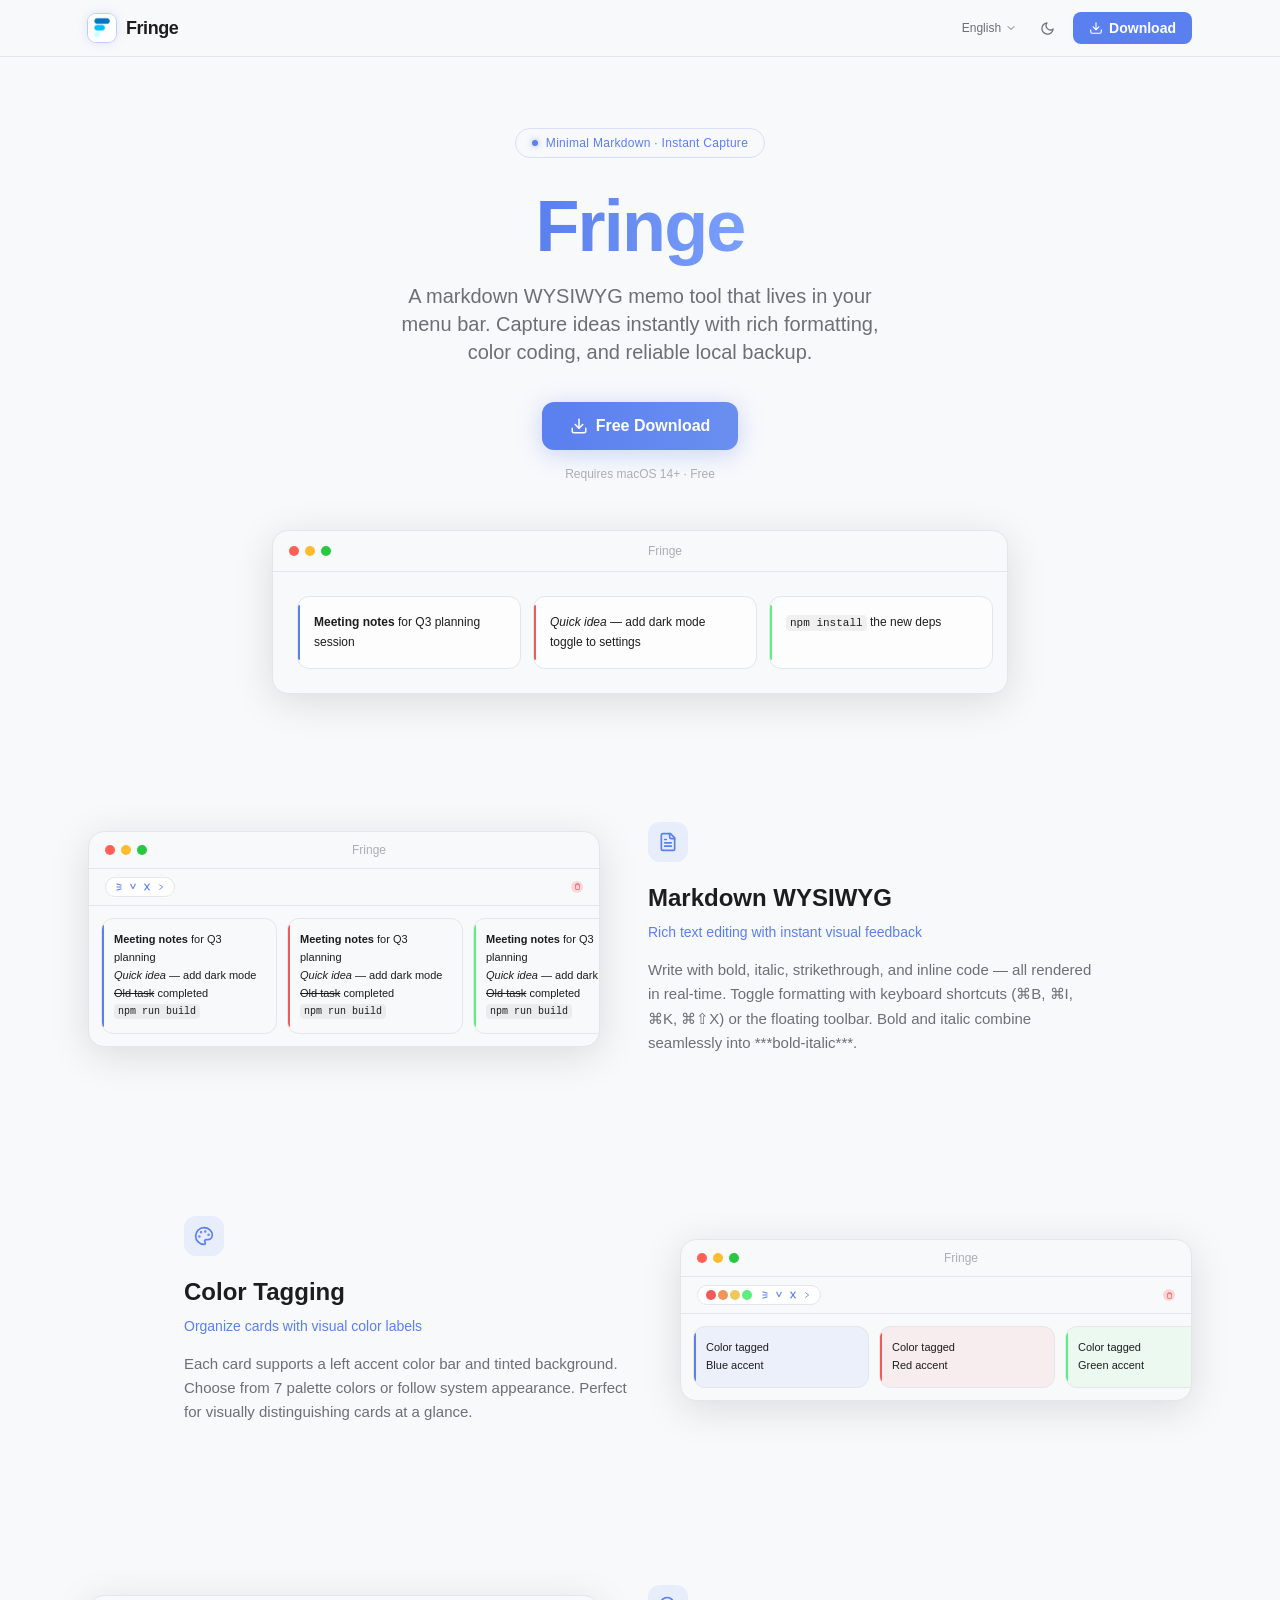
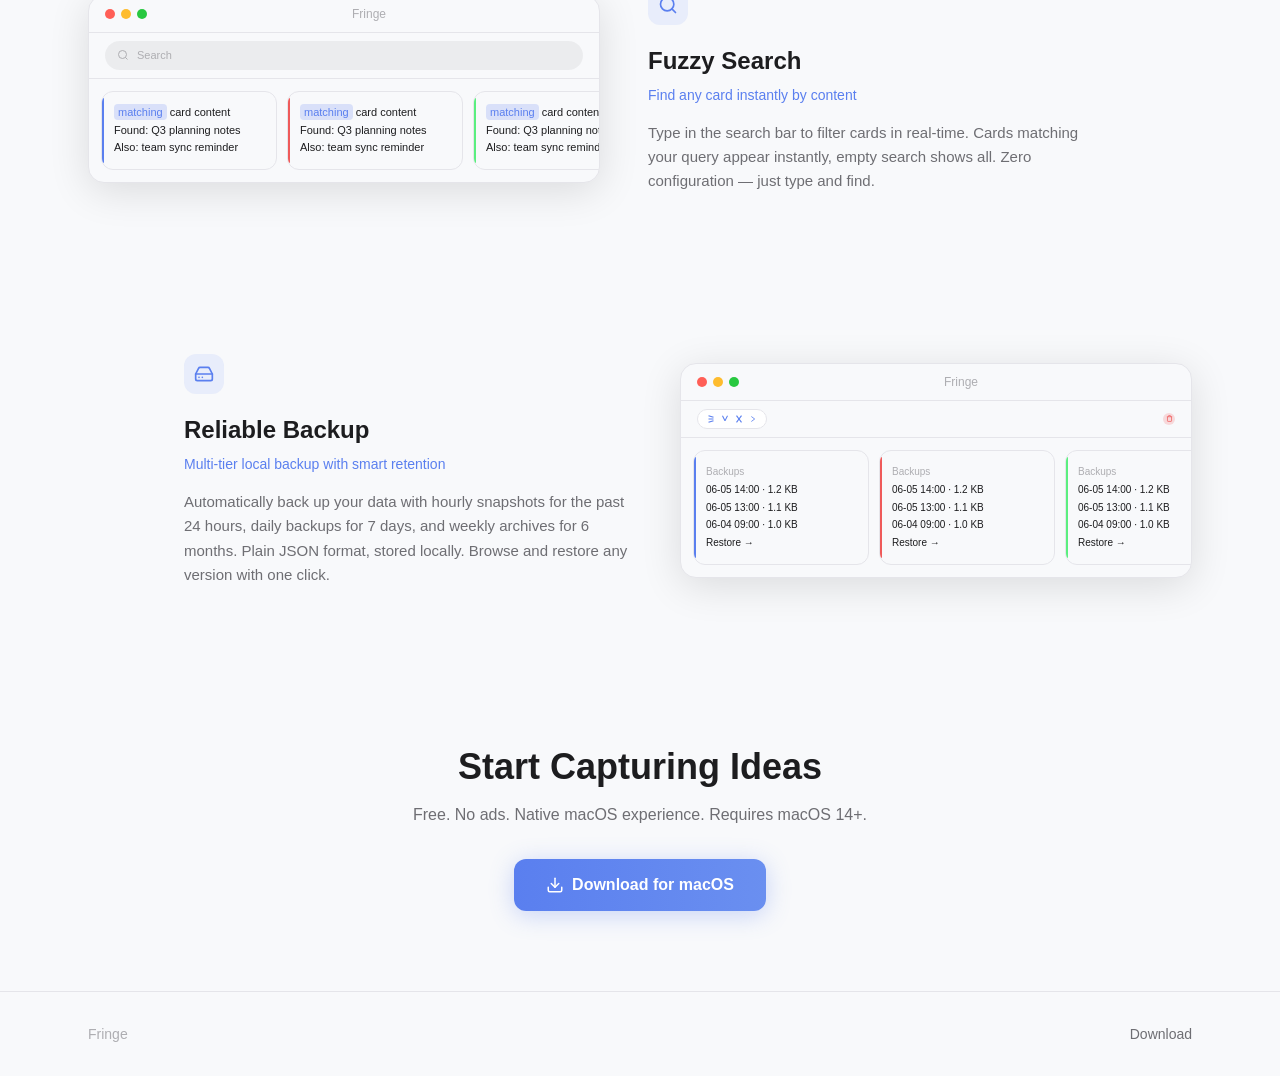
<file: docs/index.html>
<!DOCTYPE html>
<html lang="zh-Hans" class="dark">
<head>
  <meta charset="UTF-8" />
  <meta name="viewport" content="width=device-width, initial-scale=1.0" />
  <title>Fringe — Minimal Markdown Memo</title>
  <link rel="preconnect" href="https://fonts.googleapis.com" />
  <script type="module" crossorigin src="./assets/index-ohugbC5D.js"></script>
  <link rel="stylesheet" crossorigin href="./assets/index-Cnr79UY8.css">
</head>
<body>
  <div id="root"></div>
</body>
</html>
</file>
<file: docs/assets/index-Cnr79UY8.css>
*,:before,:after{--tw-border-spacing-x: 0;--tw-border-spacing-y: 0;--tw-translate-x: 0;--tw-translate-y: 0;--tw-rotate: 0;--tw-skew-x: 0;--tw-skew-y: 0;--tw-scale-x: 1;--tw-scale-y: 1;--tw-pan-x: ;--tw-pan-y: ;--tw-pinch-zoom: ;--tw-scroll-snap-strictness: proximity;--tw-gradient-from-position: ;--tw-gradient-via-position: ;--tw-gradient-to-position: ;--tw-ordinal: ;--tw-slashed-zero: ;--tw-numeric-figure: ;--tw-numeric-spacing: ;--tw-numeric-fraction: ;--tw-ring-inset: ;--tw-ring-offset-width: 0px;--tw-ring-offset-color: #fff;--tw-ring-color: rgb(59 130 246 / .5);--tw-ring-offset-shadow: 0 0 #0000;--tw-ring-shadow: 0 0 #0000;--tw-shadow: 0 0 #0000;--tw-shadow-colored: 0 0 #0000;--tw-blur: ;--tw-brightness: ;--tw-contrast: ;--tw-grayscale: ;--tw-hue-rotate: ;--tw-invert: ;--tw-saturate: ;--tw-sepia: ;--tw-drop-shadow: ;--tw-backdrop-blur: ;--tw-backdrop-brightness: ;--tw-backdrop-contrast: ;--tw-backdrop-grayscale: ;--tw-backdrop-hue-rotate: ;--tw-backdrop-invert: ;--tw-backdrop-opacity: ;--tw-backdrop-saturate: ;--tw-backdrop-sepia: ;--tw-contain-size: ;--tw-contain-layout: ;--tw-contain-paint: ;--tw-contain-style: }::backdrop{--tw-border-spacing-x: 0;--tw-border-spacing-y: 0;--tw-translate-x: 0;--tw-translate-y: 0;--tw-rotate: 0;--tw-skew-x: 0;--tw-skew-y: 0;--tw-scale-x: 1;--tw-scale-y: 1;--tw-pan-x: ;--tw-pan-y: ;--tw-pinch-zoom: ;--tw-scroll-snap-strictness: proximity;--tw-gradient-from-position: ;--tw-gradient-via-position: ;--tw-gradient-to-position: ;--tw-ordinal: ;--tw-slashed-zero: ;--tw-numeric-figure: ;--tw-numeric-spacing: ;--tw-numeric-fraction: ;--tw-ring-inset: ;--tw-ring-offset-width: 0px;--tw-ring-offset-color: #fff;--tw-ring-color: rgb(59 130 246 / .5);--tw-ring-offset-shadow: 0 0 #0000;--tw-ring-shadow: 0 0 #0000;--tw-shadow: 0 0 #0000;--tw-shadow-colored: 0 0 #0000;--tw-blur: ;--tw-brightness: ;--tw-contrast: ;--tw-grayscale: ;--tw-hue-rotate: ;--tw-invert: ;--tw-saturate: ;--tw-sepia: ;--tw-drop-shadow: ;--tw-backdrop-blur: ;--tw-backdrop-brightness: ;--tw-backdrop-contrast: ;--tw-backdrop-grayscale: ;--tw-backdrop-hue-rotate: ;--tw-backdrop-invert: ;--tw-backdrop-opacity: ;--tw-backdrop-saturate: ;--tw-backdrop-sepia: ;--tw-contain-size: ;--tw-contain-layout: ;--tw-contain-paint: ;--tw-contain-style: }*,:before,:after{box-sizing:border-box;border-width:0;border-style:solid;border-color:#e5e7eb}:before,:after{--tw-content: ""}html,:host{line-height:1.5;-webkit-text-size-adjust:100%;-moz-tab-size:4;-o-tab-size:4;tab-size:4;font-family:SF Pro Display,SF Pro Text,-apple-system,BlinkMacSystemFont,Helvetica Neue,sans-serif;font-feature-settings:normal;font-variation-settings:normal;-webkit-tap-highlight-color:transparent}body{margin:0;line-height:inherit}hr{height:0;color:inherit;border-top-width:1px}abbr:where([title]){-webkit-text-decoration:underline dotted;text-decoration:underline dotted}h1,h2,h3,h4,h5,h6{font-size:inherit;font-weight:inherit}a{color:inherit;text-decoration:inherit}b,strong{font-weight:bolder}code,kbd,samp,pre{font-family:ui-monospace,SFMono-Regular,Menlo,Monaco,Consolas,Liberation Mono,Courier New,monospace;font-feature-settings:normal;font-variation-settings:normal;font-size:1em}small{font-size:80%}sub,sup{font-size:75%;line-height:0;position:relative;vertical-align:baseline}sub{bottom:-.25em}sup{top:-.5em}table{text-indent:0;border-color:inherit;border-collapse:collapse}button,input,optgroup,select,textarea{font-family:inherit;font-feature-settings:inherit;font-variation-settings:inherit;font-size:100%;font-weight:inherit;line-height:inherit;letter-spacing:inherit;color:inherit;margin:0;padding:0}button,select{text-transform:none}button,input:where([type=button]),input:where([type=reset]),input:where([type=submit]){-webkit-appearance:button;background-color:transparent;background-image:none}:-moz-focusring{outline:auto}:-moz-ui-invalid{box-shadow:none}progress{vertical-align:baseline}::-webkit-inner-spin-button,::-webkit-outer-spin-button{height:auto}[type=search]{-webkit-appearance:textfield;outline-offset:-2px}::-webkit-search-decoration{-webkit-appearance:none}::-webkit-file-upload-button{-webkit-appearance:button;font:inherit}summary{display:list-item}blockquote,dl,dd,h1,h2,h3,h4,h5,h6,hr,figure,p,pre{margin:0}fieldset{margin:0;padding:0}legend{padding:0}ol,ul,menu{list-style:none;margin:0;padding:0}dialog{padding:0}textarea{resize:vertical}input::-moz-placeholder,textarea::-moz-placeholder{opacity:1;color:#9ca3af}input::placeholder,textarea::placeholder{opacity:1;color:#9ca3af}button,[role=button]{cursor:pointer}:disabled{cursor:default}img,svg,video,canvas,audio,iframe,embed,object{display:block;vertical-align:middle}img,video{max-width:100%;height:auto}[hidden]:where(:not([hidden=until-found])){display:none}.fixed{position:fixed}.absolute{position:absolute}.relative{position:relative}.bottom-1\.5{bottom:.375rem}.bottom-2{bottom:.5rem}.left-0{left:0}.right-0{right:0}.top-0{top:0}.top-1\.5{top:.375rem}.top-2{top:.5rem}.top-full{top:100%}.z-10{z-index:10}.z-50{z-index:50}.mx-auto{margin-left:auto;margin-right:auto}.mb-2{margin-bottom:.5rem}.mb-4{margin-bottom:1rem}.mb-5{margin-bottom:1.25rem}.mb-8{margin-bottom:2rem}.ml-1{margin-left:.25rem}.mr-1{margin-right:.25rem}.mt-1{margin-top:.25rem}.mt-12{margin-top:3rem}.mt-4{margin-top:1rem}.mt-5{margin-top:1.25rem}.mt-9{margin-top:2.25rem}.inline{display:inline}.flex{display:flex}.inline-flex{display:inline-flex}.h-1\.5{height:.375rem}.h-10{height:2.5rem}.h-14{height:3.5rem}.h-2\.5{height:.625rem}.h-3{height:.75rem}.h-7{height:1.75rem}.h-8{height:2rem}.min-h-screen{min-height:100vh}.w-0\.5{width:.125rem}.w-1\.5{width:.375rem}.w-10{width:2.5rem}.w-2\.5{width:.625rem}.w-3{width:.75rem}.w-44{width:11rem}.w-56{width:14rem}.w-8{width:2rem}.w-auto{width:auto}.w-full{width:100%}.min-w-\[120px\]{min-width:120px}.max-w-2xl{max-width:42rem}.max-w-3xl{max-width:48rem}.max-w-6xl{max-width:72rem}.max-w-lg{max-width:32rem}.max-w-md{max-width:28rem}.flex-1{flex:1 1 0%}.flex-shrink-0{flex-shrink:0}.rotate-180{--tw-rotate: 180deg;transform:translate(var(--tw-translate-x),var(--tw-translate-y)) rotate(var(--tw-rotate)) skew(var(--tw-skew-x)) skewY(var(--tw-skew-y)) scaleX(var(--tw-scale-x)) scaleY(var(--tw-scale-y))}.flex-col{flex-direction:column}.flex-wrap{flex-wrap:wrap}.items-center{align-items:center}.justify-center{justify-content:center}.justify-between{justify-content:space-between}.gap-0\.5{gap:.125rem}.gap-1{gap:.25rem}.gap-1\.5{gap:.375rem}.gap-12{gap:3rem}.gap-2{gap:.5rem}.gap-2\.5{gap:.625rem}.gap-3{gap:.75rem}.gap-4{gap:1rem}.gap-6{gap:1.5rem}.overflow-hidden{overflow:hidden}.overflow-x-auto{overflow-x:auto}.rounded{border-radius:.25rem}.rounded-2xl{border-radius:1rem}.rounded-full{border-radius:9999px}.rounded-lg{border-radius:.5rem}.rounded-md{border-radius:.375rem}.rounded-xl{border-radius:.75rem}.border{border-width:1px}.border-b{border-bottom-width:1px}.border-t{border-top-width:1px}.border-\[\#5A7FEF\]\/20{border-color:#5a7fef33}.border-\[\#e5e5ea\]{--tw-border-opacity: 1;border-color:rgb(229 229 234 / var(--tw-border-opacity, 1))}.bg-\[\#28c840\]{--tw-bg-opacity: 1;background-color:rgb(40 200 64 / var(--tw-bg-opacity, 1))}.bg-\[\#5A7FEF\]{--tw-bg-opacity: 1;background-color:rgb(90 127 239 / var(--tw-bg-opacity, 1))}.bg-\[\#5A7FEF\]\/10{background-color:#5a7fef1a}.bg-\[\#5A7FEF\]\/20{background-color:#5a7fef33}.bg-\[\#5AEF7F\]{--tw-bg-opacity: 1;background-color:rgb(90 239 127 / var(--tw-bg-opacity, 1))}.bg-\[\#EF5A5A\]{--tw-bg-opacity: 1;background-color:rgb(239 90 90 / var(--tw-bg-opacity, 1))}.bg-\[\#EF5A5A\]\/20{background-color:#ef5a5a33}.bg-\[\#f0f0f5\]{--tw-bg-opacity: 1;background-color:rgb(240 240 245 / var(--tw-bg-opacity, 1))}.bg-\[\#f8f9fb\]{--tw-bg-opacity: 1;background-color:rgb(248 249 251 / var(--tw-bg-opacity, 1))}.bg-\[\#f8f9fb\]\/80{background-color:#f8f9fbcc}.bg-\[\#febc2e\]{--tw-bg-opacity: 1;background-color:rgb(254 188 46 / var(--tw-bg-opacity, 1))}.bg-\[\#ff5f57\]{--tw-bg-opacity: 1;background-color:rgb(255 95 87 / var(--tw-bg-opacity, 1))}.bg-black\/5{background-color:#0000000d}.bg-white{--tw-bg-opacity: 1;background-color:rgb(255 255 255 / var(--tw-bg-opacity, 1))}.bg-white\/70{background-color:#ffffffb3}.bg-gradient-to-r{background-image:linear-gradient(to right,var(--tw-gradient-stops))}.from-\[\#5A7FEF\]{--tw-gradient-from: #5A7FEF var(--tw-gradient-from-position);--tw-gradient-to: rgb(90 127 239 / 0) var(--tw-gradient-to-position);--tw-gradient-stops: var(--tw-gradient-from), var(--tw-gradient-to)}.via-\[\#6A8FF0\]{--tw-gradient-to: rgb(106 143 240 / 0) var(--tw-gradient-to-position);--tw-gradient-stops: var(--tw-gradient-from), #6A8FF0 var(--tw-gradient-via-position), var(--tw-gradient-to)}.to-\[\#6A8FF0\]{--tw-gradient-to: #6A8FF0 var(--tw-gradient-to-position)}.to-\[\#7A9FFF\]{--tw-gradient-to: #7A9FFF var(--tw-gradient-to-position)}.bg-clip-text{-webkit-background-clip:text;background-clip:text}.p-3{padding:.75rem}.p-4{padding:1rem}.p-6{padding:1.5rem}.px-1{padding-left:.25rem;padding-right:.25rem}.px-2{padding-left:.5rem;padding-right:.5rem}.px-3{padding-left:.75rem;padding-right:.75rem}.px-4{padding-left:1rem;padding-right:1rem}.px-6{padding-left:1.5rem;padding-right:1.5rem}.px-7{padding-left:1.75rem;padding-right:1.75rem}.px-8{padding-left:2rem;padding-right:2rem}.py-0\.5{padding-top:.125rem;padding-bottom:.125rem}.py-1{padding-top:.25rem;padding-bottom:.25rem}.py-1\.5{padding-top:.375rem;padding-bottom:.375rem}.py-2{padding-top:.5rem;padding-bottom:.5rem}.py-2\.5{padding-top:.625rem;padding-bottom:.625rem}.py-20{padding-top:5rem;padding-bottom:5rem}.py-3{padding-top:.75rem;padding-bottom:.75rem}.py-3\.5{padding-top:.875rem;padding-bottom:.875rem}.py-8{padding-top:2rem;padding-bottom:2rem}.pb-12{padding-bottom:3rem}.pt-32{padding-top:8rem}.text-left{text-align:left}.text-center{text-align:center}.font-mono{font-family:ui-monospace,SFMono-Regular,Menlo,Monaco,Consolas,Liberation Mono,Courier New,monospace}.text-2xl{font-size:1.5rem;line-height:2rem}.text-3xl{font-size:1.875rem;line-height:2.25rem}.text-5xl{font-size:3rem;line-height:1}.text-\[10px\]{font-size:10px}.text-\[11px\]{font-size:11px}.text-\[15px\]{font-size:15px}.text-base{font-size:1rem;line-height:1.5rem}.text-lg{font-size:1.125rem;line-height:1.75rem}.text-sm{font-size:.875rem;line-height:1.25rem}.text-xs{font-size:.75rem;line-height:1rem}.font-bold{font-weight:700}.font-extrabold{font-weight:800}.font-medium{font-weight:500}.font-semibold{font-weight:600}.italic{font-style:italic}.leading-\[1\.08\]{line-height:1.08}.leading-relaxed{line-height:1.625}.tracking-tight{letter-spacing:-.025em}.tracking-wide{letter-spacing:.025em}.text-\[\#1d1d1f\]{--tw-text-opacity: 1;color:rgb(29 29 31 / var(--tw-text-opacity, 1))}.text-\[\#5A7FEF\]{--tw-text-opacity: 1;color:rgb(90 127 239 / var(--tw-text-opacity, 1))}.text-\[\#6e6e73\]{--tw-text-opacity: 1;color:rgb(110 110 115 / var(--tw-text-opacity, 1))}.text-\[\#aeaeb2\]{--tw-text-opacity: 1;color:rgb(174 174 178 / var(--tw-text-opacity, 1))}.text-\[5A7FEF\]{color:5A7FEF}.text-transparent{color:transparent}.text-white{--tw-text-opacity: 1;color:rgb(255 255 255 / var(--tw-text-opacity, 1))}.line-through{text-decoration-line:line-through}.no-underline{text-decoration-line:none}.shadow-\[0_0_12px_rgba\(90\,127\,239\,0\.2\)\]{--tw-shadow: 0 0 12px rgba(90,127,239,.2);--tw-shadow-colored: 0 0 12px var(--tw-shadow-color);box-shadow:var(--tw-ring-offset-shadow, 0 0 #0000),var(--tw-ring-shadow, 0 0 #0000),var(--tw-shadow)}.shadow-\[0_0_6px_rgba\(90\,127\,239\,0\.6\)\]{--tw-shadow: 0 0 6px rgba(90,127,239,.6);--tw-shadow-colored: 0 0 6px var(--tw-shadow-color);box-shadow:var(--tw-ring-offset-shadow, 0 0 #0000),var(--tw-ring-shadow, 0 0 #0000),var(--tw-shadow)}.shadow-\[0_4px_24px_rgba\(90\,127\,239\,0\.3\)\]{--tw-shadow: 0 4px 24px rgba(90,127,239,.3);--tw-shadow-colored: 0 4px 24px var(--tw-shadow-color);box-shadow:var(--tw-ring-offset-shadow, 0 0 #0000),var(--tw-ring-shadow, 0 0 #0000),var(--tw-shadow)}.shadow-\[0_8px_40px_rgba\(0\,0\,0\,0\.12\)\]{--tw-shadow: 0 8px 40px rgba(0,0,0,.12);--tw-shadow-colored: 0 8px 40px var(--tw-shadow-color);box-shadow:var(--tw-ring-offset-shadow, 0 0 #0000),var(--tw-ring-shadow, 0 0 #0000),var(--tw-shadow)}.shadow-lg{--tw-shadow: 0 10px 15px -3px rgb(0 0 0 / .1), 0 4px 6px -4px rgb(0 0 0 / .1);--tw-shadow-colored: 0 10px 15px -3px var(--tw-shadow-color), 0 4px 6px -4px var(--tw-shadow-color);box-shadow:var(--tw-ring-offset-shadow, 0 0 #0000),var(--tw-ring-shadow, 0 0 #0000),var(--tw-shadow)}.ring-1{--tw-ring-offset-shadow: var(--tw-ring-inset) 0 0 0 var(--tw-ring-offset-width) var(--tw-ring-offset-color);--tw-ring-shadow: var(--tw-ring-inset) 0 0 0 calc(1px + var(--tw-ring-offset-width)) var(--tw-ring-color);box-shadow:var(--tw-ring-offset-shadow),var(--tw-ring-shadow),var(--tw-shadow, 0 0 #0000)}.ring-\[\#5A7FEF\]\/30{--tw-ring-color: rgb(90 127 239 / .3)}.filter{filter:var(--tw-blur) var(--tw-brightness) var(--tw-contrast) var(--tw-grayscale) var(--tw-hue-rotate) var(--tw-invert) var(--tw-saturate) var(--tw-sepia) var(--tw-drop-shadow)}.backdrop-blur-xl{--tw-backdrop-blur: blur(24px);-webkit-backdrop-filter:var(--tw-backdrop-blur) var(--tw-backdrop-brightness) var(--tw-backdrop-contrast) var(--tw-backdrop-grayscale) var(--tw-backdrop-hue-rotate) var(--tw-backdrop-invert) var(--tw-backdrop-opacity) var(--tw-backdrop-saturate) var(--tw-backdrop-sepia);backdrop-filter:var(--tw-backdrop-blur) var(--tw-backdrop-brightness) var(--tw-backdrop-contrast) var(--tw-backdrop-grayscale) var(--tw-backdrop-hue-rotate) var(--tw-backdrop-invert) var(--tw-backdrop-opacity) var(--tw-backdrop-saturate) var(--tw-backdrop-sepia)}.transition-all{transition-property:all;transition-timing-function:cubic-bezier(.4,0,.2,1);transition-duration:.15s}.transition-colors{transition-property:color,background-color,border-color,text-decoration-color,fill,stroke;transition-timing-function:cubic-bezier(.4,0,.2,1);transition-duration:.15s}.transition-transform{transition-property:transform;transition-timing-function:cubic-bezier(.4,0,.2,1);transition-duration:.15s}*{margin:0;padding:0;box-sizing:border-box}html{scroll-behavior:smooth}body{font-family:-apple-system,BlinkMacSystemFont,SF Pro Display,SF Pro Text,Helvetica Neue,sans-serif;-webkit-font-smoothing:antialiased;overflow-x:hidden}.light body{background:#f8f9fb;color:#1d1d1f}.light .bg-surface{background:#f8f9fb}.light .bg-card{background:#fff}.light .border-subtle{border-color:#e5e5ea}.light .text-primary{color:#1d1d1f}.light .text-secondary{color:#6e6e73}.light .text-tertiary{color:#aeaeb2}.dark body{background:#0a0d14;color:#e8e8ed}.dark .bg-surface{background:#0a0d14}.dark .bg-card{background:#13161f}.dark .border-subtle{border-color:#1e2230}.dark .text-primary{color:#e8e8ed}.dark .text-secondary{color:#8e8e9a}.dark .text-tertiary{color:#5a5a6e}.dark body:after{content:"";position:fixed;top:0;right:0;bottom:0;left:0;z-index:0;pointer-events:none;background-image:linear-gradient(rgba(0,187,225,.025) 1px,transparent 1px),linear-gradient(90deg,rgba(0,187,225,.025) 1px,transparent 1px);background-size:56px 56px;-webkit-mask-image:radial-gradient(ellipse 80% 80% at 50% 0%,black 25%,transparent 65%);mask-image:radial-gradient(ellipse 80% 80% at 50% 0%,black 25%,transparent 65%)}::-webkit-scrollbar{width:5px;height:3px}::-webkit-scrollbar-track{background:transparent}.light ::-webkit-scrollbar-thumb{background:#d5d5dd;border-radius:3px}.light ::-webkit-scrollbar-thumb:hover{background:#aeaeb2}.dark ::-webkit-scrollbar-thumb{background:#3a3d4a;border-radius:3px}.dark ::-webkit-scrollbar-thumb:hover{background:#555}.accent-line{width:40px;height:3px;border-radius:2px;background:linear-gradient(90deg,#0085ff,#00bfff);box-shadow:0 0 12px #0085ff66}.dark .accent-line{box-shadow:0 0 16px #00bbe180}.glow-ring{border-radius:50%;background:radial-gradient(circle,rgba(0,133,255,.1) 0%,transparent 70%)}.hover\:-translate-y-0\.5:hover{--tw-translate-y: -.125rem;transform:translate(var(--tw-translate-x),var(--tw-translate-y)) rotate(var(--tw-rotate)) skew(var(--tw-skew-x)) skewY(var(--tw-skew-y)) scaleX(var(--tw-scale-x)) scaleY(var(--tw-scale-y))}.hover\:bg-\[\#4A6FDF\]:hover{--tw-bg-opacity: 1;background-color:rgb(74 111 223 / var(--tw-bg-opacity, 1))}.hover\:bg-\[\#e5e5ea\]:hover{--tw-bg-opacity: 1;background-color:rgb(229 229 234 / var(--tw-bg-opacity, 1))}.hover\:bg-\[\#f0f0f5\]:hover{--tw-bg-opacity: 1;background-color:rgb(240 240 245 / var(--tw-bg-opacity, 1))}.hover\:from-\[\#4A6FDF\]:hover{--tw-gradient-from: #4A6FDF var(--tw-gradient-from-position);--tw-gradient-to: rgb(74 111 223 / 0) var(--tw-gradient-to-position);--tw-gradient-stops: var(--tw-gradient-from), var(--tw-gradient-to)}.hover\:to-\[\#5A7FEF\]:hover{--tw-gradient-to: #5A7FEF var(--tw-gradient-to-position)}.hover\:text-\[\#1d1d1f\]:hover{--tw-text-opacity: 1;color:rgb(29 29 31 / var(--tw-text-opacity, 1))}.group:hover .group-hover\:text-\[\#5A7FEF\]{--tw-text-opacity: 1;color:rgb(90 127 239 / var(--tw-text-opacity, 1))}.dark\:border-\[\#1e2230\]:is(.dark *){--tw-border-opacity: 1;border-color:rgb(30 34 48 / var(--tw-border-opacity, 1))}.dark\:border-\[\#2a2d3a\]:is(.dark *){--tw-border-opacity: 1;border-color:rgb(42 45 58 / var(--tw-border-opacity, 1))}.dark\:border-\[\#7A9FFF\]\/20:is(.dark *){border-color:#7a9fff33}.dark\:bg-\[\#0a0d14\]\/75:is(.dark *){background-color:#0a0d14bf}.dark\:bg-\[\#12141c\]:is(.dark *){--tw-bg-opacity: 1;background-color:rgb(18 20 28 / var(--tw-bg-opacity, 1))}.dark\:bg-\[\#1a1d28\]:is(.dark *){--tw-bg-opacity: 1;background-color:rgb(26 29 40 / var(--tw-bg-opacity, 1))}.dark\:bg-\[\#1a1d28\]\/70:is(.dark *){background-color:#1a1d28b3}.dark\:bg-\[\#222632\]:is(.dark *){--tw-bg-opacity: 1;background-color:rgb(34 38 50 / var(--tw-bg-opacity, 1))}.dark\:bg-\[\#7A9FFF\]:is(.dark *){--tw-bg-opacity: 1;background-color:rgb(122 159 255 / var(--tw-bg-opacity, 1))}.dark\:bg-\[\#7A9FFF\]\/10:is(.dark *){background-color:#7a9fff1a}.dark\:bg-white\/10:is(.dark *){background-color:#ffffff1a}.dark\:bg-white\/5:is(.dark *){background-color:#ffffff0d}.dark\:text-\[\#5a5a6e\]:is(.dark *){--tw-text-opacity: 1;color:rgb(90 90 110 / var(--tw-text-opacity, 1))}.dark\:text-\[\#7A9FFF\]:is(.dark *){--tw-text-opacity: 1;color:rgb(122 159 255 / var(--tw-text-opacity, 1))}.dark\:text-\[\#8e8e9a\]:is(.dark *){--tw-text-opacity: 1;color:rgb(142 142 154 / var(--tw-text-opacity, 1))}.dark\:text-\[\#e8e8ed\]:is(.dark *){--tw-text-opacity: 1;color:rgb(232 232 237 / var(--tw-text-opacity, 1))}.dark\:shadow-\[0_4px_32px_rgba\(90\,127\,239\,0\.4\)\]:is(.dark *){--tw-shadow: 0 4px 32px rgba(90,127,239,.4);--tw-shadow-colored: 0 4px 32px var(--tw-shadow-color);box-shadow:var(--tw-ring-offset-shadow, 0 0 #0000),var(--tw-ring-shadow, 0 0 #0000),var(--tw-shadow)}.dark\:shadow-\[0_8px_40px_rgba\(0\,0\,0\,0\.4\)\]:is(.dark *){--tw-shadow: 0 8px 40px rgba(0,0,0,.4);--tw-shadow-colored: 0 8px 40px var(--tw-shadow-color);box-shadow:var(--tw-ring-offset-shadow, 0 0 #0000),var(--tw-ring-shadow, 0 0 #0000),var(--tw-shadow)}.dark\:hover\:bg-\[\#1e2230\]:hover:is(.dark *){--tw-bg-opacity: 1;background-color:rgb(30 34 48 / var(--tw-bg-opacity, 1))}.dark\:hover\:bg-\[\#222632\]:hover:is(.dark *){--tw-bg-opacity: 1;background-color:rgb(34 38 50 / var(--tw-bg-opacity, 1))}.dark\:hover\:text-\[\#e8e8ed\]:hover:is(.dark *){--tw-text-opacity: 1;color:rgb(232 232 237 / var(--tw-text-opacity, 1))}.group:hover .dark\:group-hover\:text-\[\#8AAAFF\]:is(.dark *){--tw-text-opacity: 1;color:rgb(138 170 255 / var(--tw-text-opacity, 1))}@media(min-width:768px){.md\:flex-row{flex-direction:row}.md\:flex-row-reverse{flex-direction:row-reverse}.md\:text-4xl{font-size:2.25rem;line-height:2.5rem}.md\:text-7xl{font-size:4.5rem;line-height:1}.md\:text-xl{font-size:1.25rem;line-height:1.75rem}}
</file>
